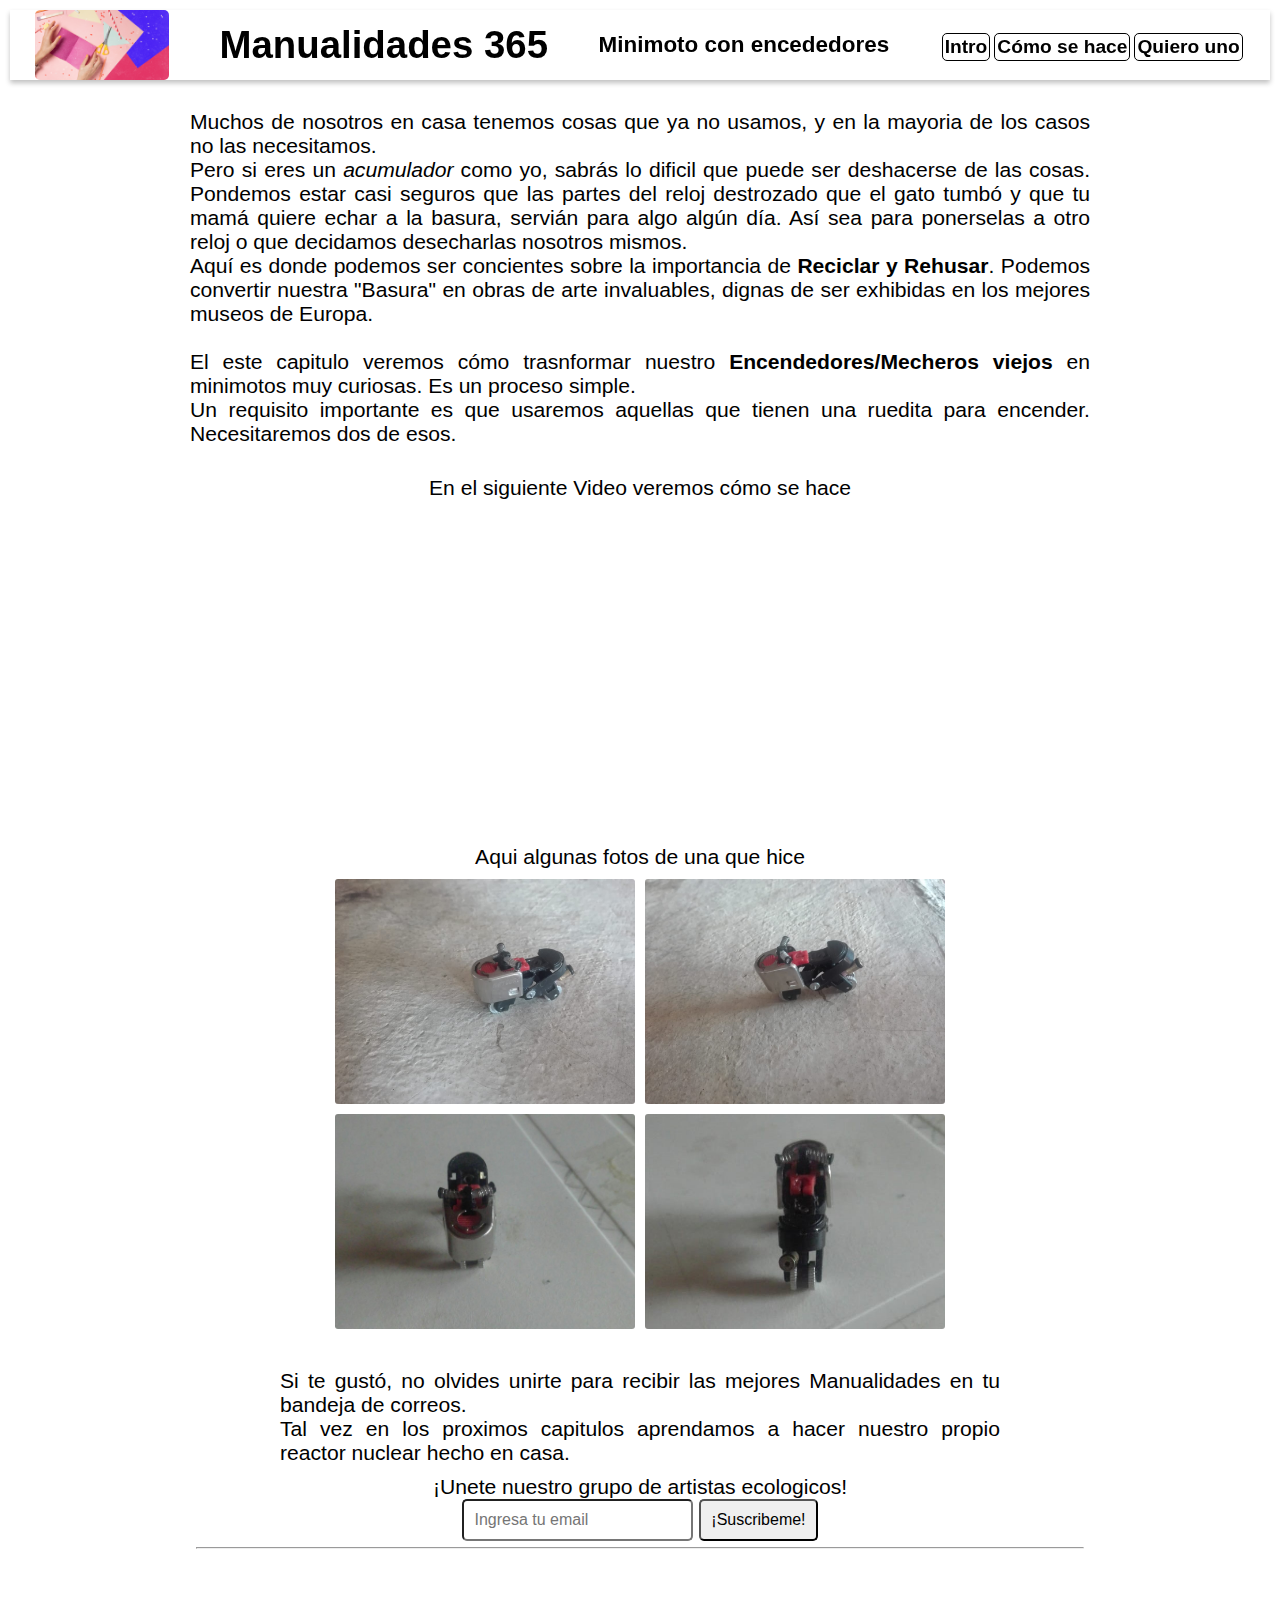
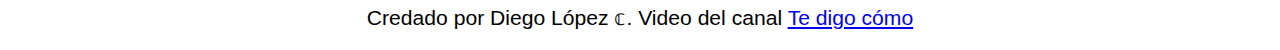
<file: landing-page/index.html>
<!DOCTYPE html>
<html lang="en">

<head>
    <meta charset="UTF-8">
    <meta name="viewport" content="width=device-width, initial-scale=1.0">
    <title>Landing page</title>
    <link rel="icon" href="img/logo-imagen.png">
    <link rel="stylesheet" href="style.css">
</head>

<body>
    <header id="header">
        <img src="img/logo-imagen.png" alt="" id="header-img">
        <h1>Manualidades 365</h1>
        <h3>Minimoto con encededores</h3>
        <nav id="nav-bar">
            <a href="#intro" class="nav-link">Intro</a>
            <a href="#comoSeHace" class="nav-link">Cómo se hace</a>
            <a href="#form" class="nav-link">Quiero uno</a>
        </nav>
    </header>
    <main>

        <section id="intro">
            <p>
                Muchos de nosotros en casa tenemos cosas que ya no usamos, y en la mayoria de los casos no las
                necesitamos.
            </p>
            <p>Pero si eres un <em>acumulador</em> como yo, sabrás lo dificil que puede ser deshacerse de las cosas.
                Pondemos estar casi seguros que las partes del reloj destrozado que el gato tumbó y que tu mamá quiere
                echar a la basura, servián para algo algún día. Así sea para ponerselas a otro reloj o que decidamos
                desecharlas nosotros mismos.
            </p>
            <p>Aquí es donde podemos ser concientes sobre la importancia de <strong>Reciclar y Rehusar</strong>.
                Podemos convertir nuestra "Basura" en obras de arte invaluables, dignas de ser exhibidas en los mejores
                museos
                de
                Europa.
            </p>
            <br>
            <p>El este capitulo veremos cómo trasnformar nuestro <strong>Encendedores/Mecheros viejos</strong> en
                minimotos muy
                curiosas. Es un proceso simple.
            </p>
            <p>Un requisito importante es que usaremos aquellas que tienen una ruedita para encender. Necesitaremos dos
                de
                esos.
            </p>
        </section>
        <section id="comoSeHace">
            <p>En el siguiente Video veremos cómo se hace </p>
            <iframe id="video" width="560" height="315" src="https://www.youtube.com/embed/fjzSTD-QBXo" frameborder="0"
                allow="accelerometer; autoplay; encrypted-media; gyroscope; picture-in-picture"
                allowfullscreen></iframe>
        </section>
        <section id="galeria">
            <p>Aqui algunas fotos de una que hice</p>
            <div>
                <img src="img/minimoto1.jpeg" alt="Foto minimoto">
                <img src="img/minimoto2.jpeg" alt="Foto minimoto">
                <img src="img/minimoto3.jpeg" alt="Foto minimoto">
                <img src="img/minimoto4.jpeg" alt="Foto minimoto">
            </div>
        </section>
        <section id="proximo">
            <p>Si te gustó, no olvides unirte para recibir las mejores Manualidades en tu bandeja de correos.</p>
            <p>Tal vez en los proximos capitulos aprendamos a hacer nuestro propio reactor nuclear hecho en casa.</p>
        </section>
        <section>
            <form action="https://www.freecodecamp.com/email-submit" id="form">
                <label for="email">¡Unete nuestro grupo de artistas ecologicos!</label>
                <br>
                <input type="email" id="email" placeholder="Ingresa tu email" required></input>
                <input type="submit" id="submit" value="¡Suscribeme!">
                <hr>
            </form>
        </section>
        <footer>Credado por Diego López &copf;. Video del canal <a href="https://www.youtube.com/user/TeDigoComoSeHace"
                target="_blank">Te digo cómo</a></footer>
    </main>
</body>

</html>
</file>
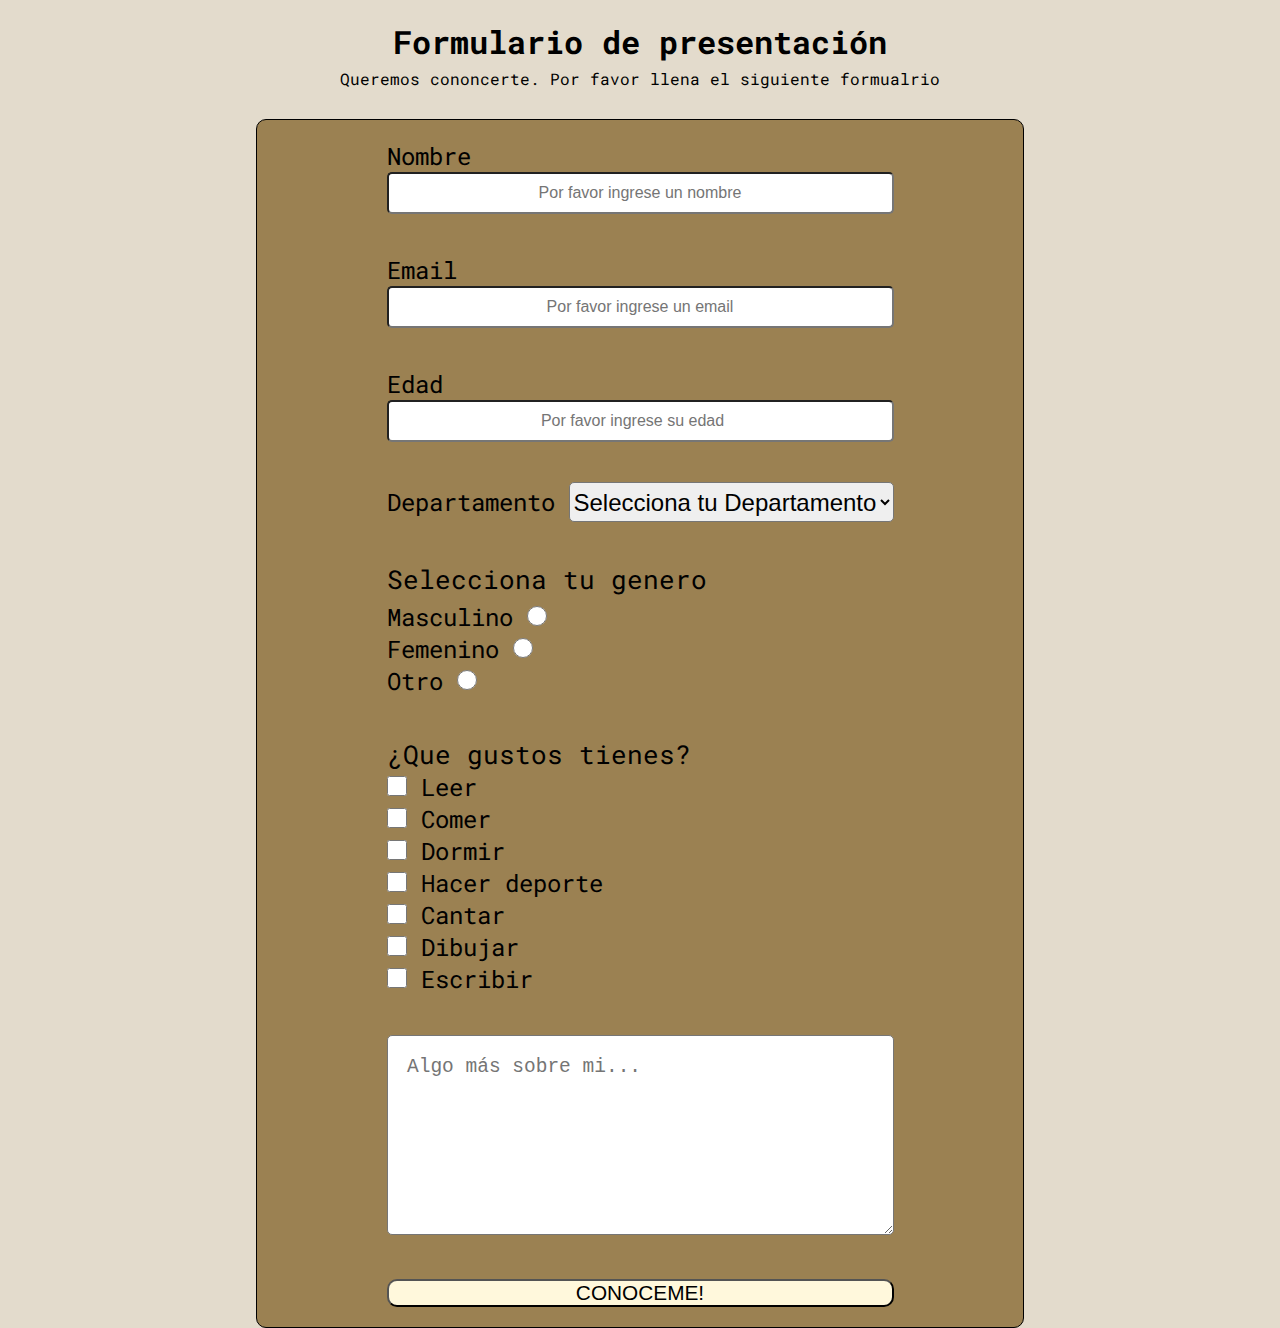
<file: survey-form/index.html>
<!DOCTYPE html>
<html lang="es">

<head>
    <meta charset="UTF-8">
    <title>Survey form - Diego López</title>
    <link rel="stylesheet" href="style.css">
    <link rel="icon" href="form.png">
    <link href="https://fonts.googleapis.com/css?family=Roboto+Mono&display=swap" rel="stylesheet">
</head>

<body>
    <header>
        <h1 id="title">Formulario de presentación</h1>
        <p id="description">Queremos cononcerte. Por favor llena el siguiente formualrio</p>
    </header>
    <main>
        <form id="survey-form" class="borde">

            <div>
                <label for="name" id="name-label">Nombre</label>
                <input type="text" id="name" name="name" required placeholder="Por favor ingrese un nombre">
            </div>

            <div>
                <label for="email" id="email-label">Email</label>
                <input type="email" id="email" name="email" required placeholder="Por favor ingrese un email">
            </div>

            <div>
                <label for="number" id="number-label">Edad</label>
                <input type="number" id="number" name="number" min="10" max="100"
                    placeholder="Por favor ingrese su edad">
            </div>

            <div>
                <label for="dropdown">Departamento
                    <select id="dropdown" required>
                        <option value="">Selecciona tu Departamento</option>
                        <option value="Amazonas">Amazonas</option>
                        <option value="Antioquia">Antioquia</option>
                        <option value="Arauca">Arauca</option>
                        <option value="Atlántico">Atlántico</option>
                        <option value="Bolívar">Bolívar</option>
                        <option value="Boyacá">Boyacá</option>
                        <option value="Caldas">Caldas</option>
                        <option value="Caquetá">Caquetá</option>
                        <option value="Casanare">Casanare</option>
                        <option value="Cauca">Cauca</option>
                        <option value="Cesar">Cesar</option>
                        <option value="Chocó">Chocó</option>
                        <option value="Córdoba">Córdoba</option>
                        <option value="Cundinamarca">Cundinamarca</option>
                        <option value="Guainía">Guainía</option>
                        <option value="Guaviare">Guaviare</option>
                        <option value="Huila">Huila</option>
                        <option value="La Guajira">La Guajira</option>
                        <option value="Magdalena">Magdalena</option>
                        <option value="Meta">Meta</option>
                        <option value="Nariño">Nariño</option>
                        <option value="Norte de Santander">Norte de Santander</option>
                        <option value="Putumayo">Putumayo</option>
                        <option value="Quindío">Quindío</option>
                        <option value="Risaralda">Risaralda</option>
                        <option value="San Andrés y Providencia">San Andrés y Providencia</option>
                        <option value="Santander">Santander</option>
                        <option value="Sucre">Sucre</option>
                        <option value="Tolima">Tolima</option>
                        <option value="Valle del Cauca">Valle del Cauca</option>
                        <option value="Vaupés">Vaupés</option>
                        <option value="Vichada">Vichada</option>
                    </select>
                </label>
            </div>

            <div id="generos">
                <p>Selecciona tu genero</p>
                <label for="masculino">Masculino
                    <input type="radio" name="genero" id="maculino" value="maculino">
                </label>

                <label for="femenino">Femenino
                    <input type="radio" name="genero" id="masculino" value="femenino">
                </label>

                <label for="femenino">Otro
                    <input type="radio" name="genero" id="masculino" value="CIS">
                </label>
            </div>

            <div id="gustos">
                <p>¿Que gustos tienes?</p>
                <label>
                    <input type="checkbox" name="gustos" value="saltar">
                    Leer
                </label>
                <label>
                    <input type="checkbox" name="gustos" value="comer">
                    Comer
                </label>
                <label>
                    <input type="checkbox" name="gustos" value="dormir">
                    Dormir
                </label>
                <label>
                    <input type="checkbox" name="gustos" value="deporte">
                    Hacer deporte
                </label>
                <label>
                    <input type="checkbox" name="gustos" value="cantar">
                    Cantar
                </label>
                <label>
                    <input type="checkbox" name="gustos" value="dibujar">
                    Dibujar
                </label>
                <label>
                    <input type="checkbox" name="gustos" value="escribir">
                    Escribir
                </label>
            </div>

            <div>
                <textarea name="texto" id="texto" cols="30" rows="10" placeholder="Algo más sobre mi..."></textarea>
            </div>

            <div>
                <input type="submit" value="Conoceme!">
            </div>

        </form>
    </main>
</body>

</html>
</file>
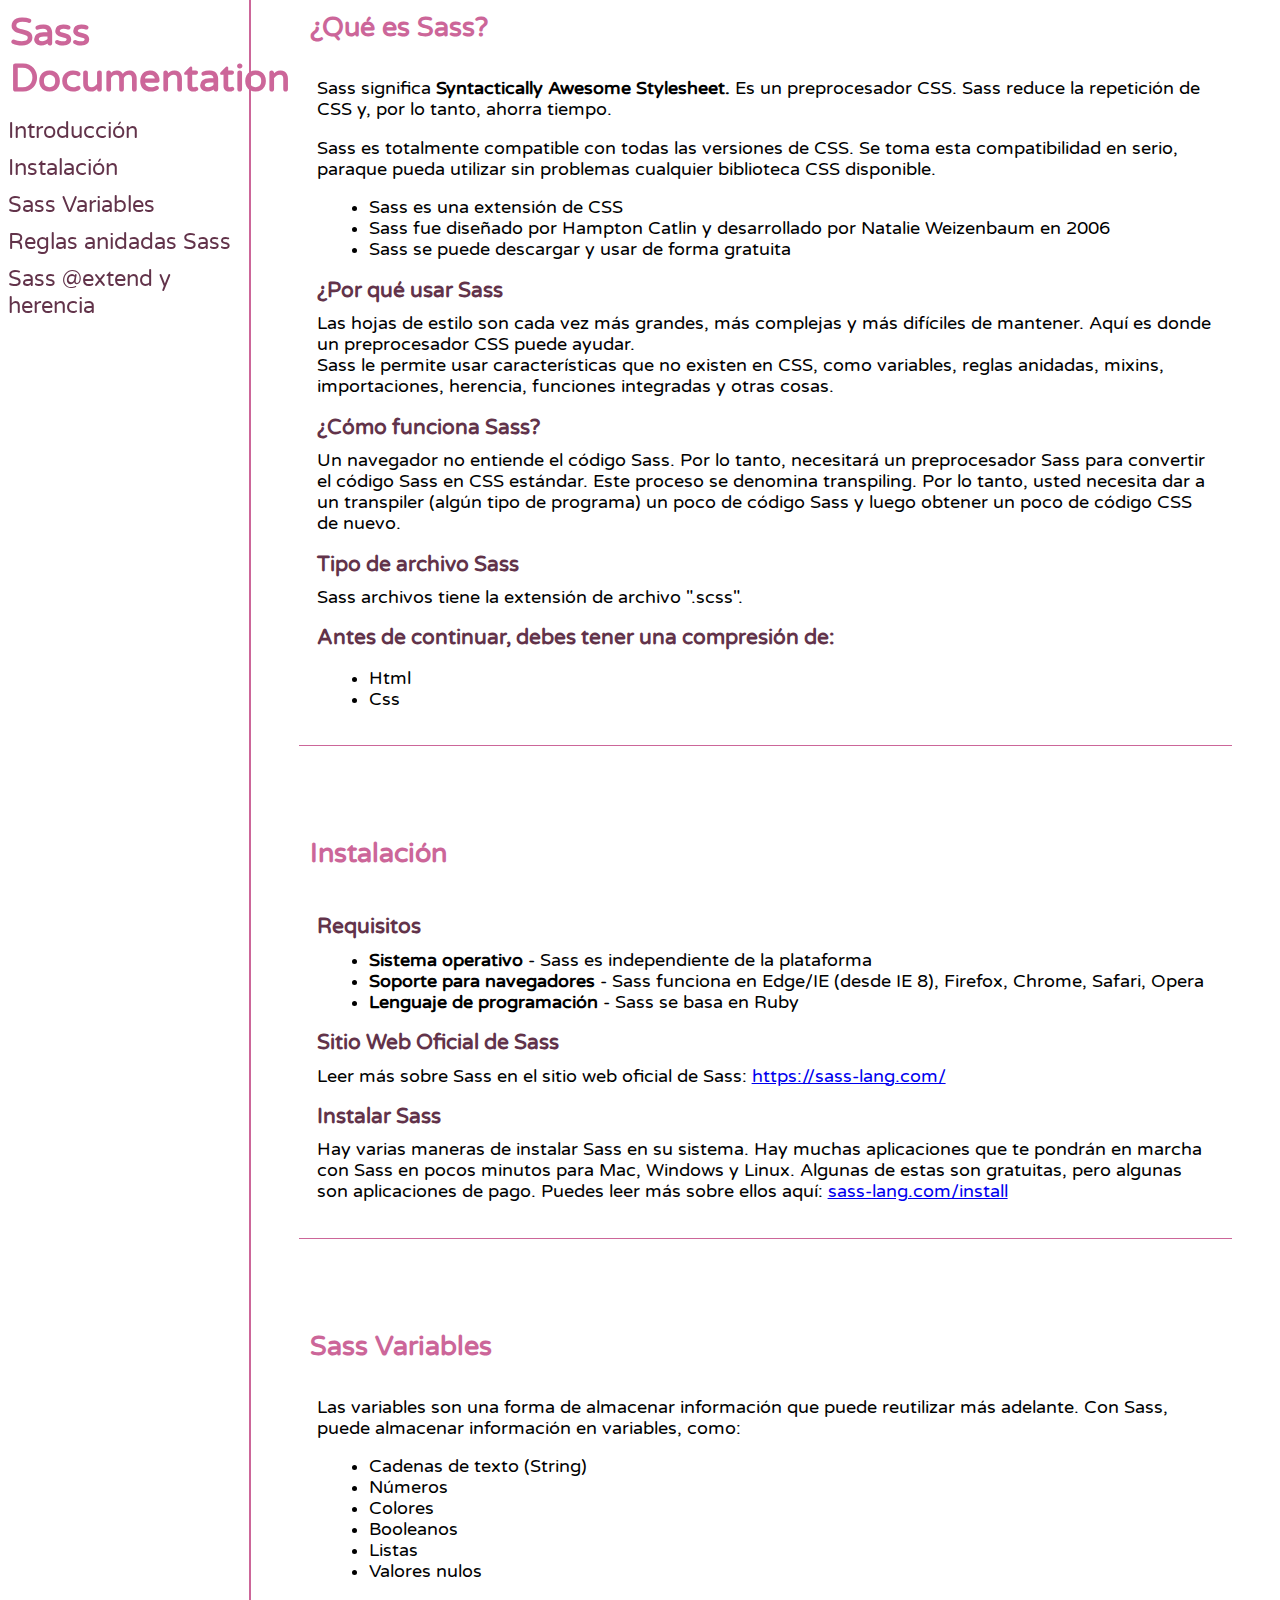
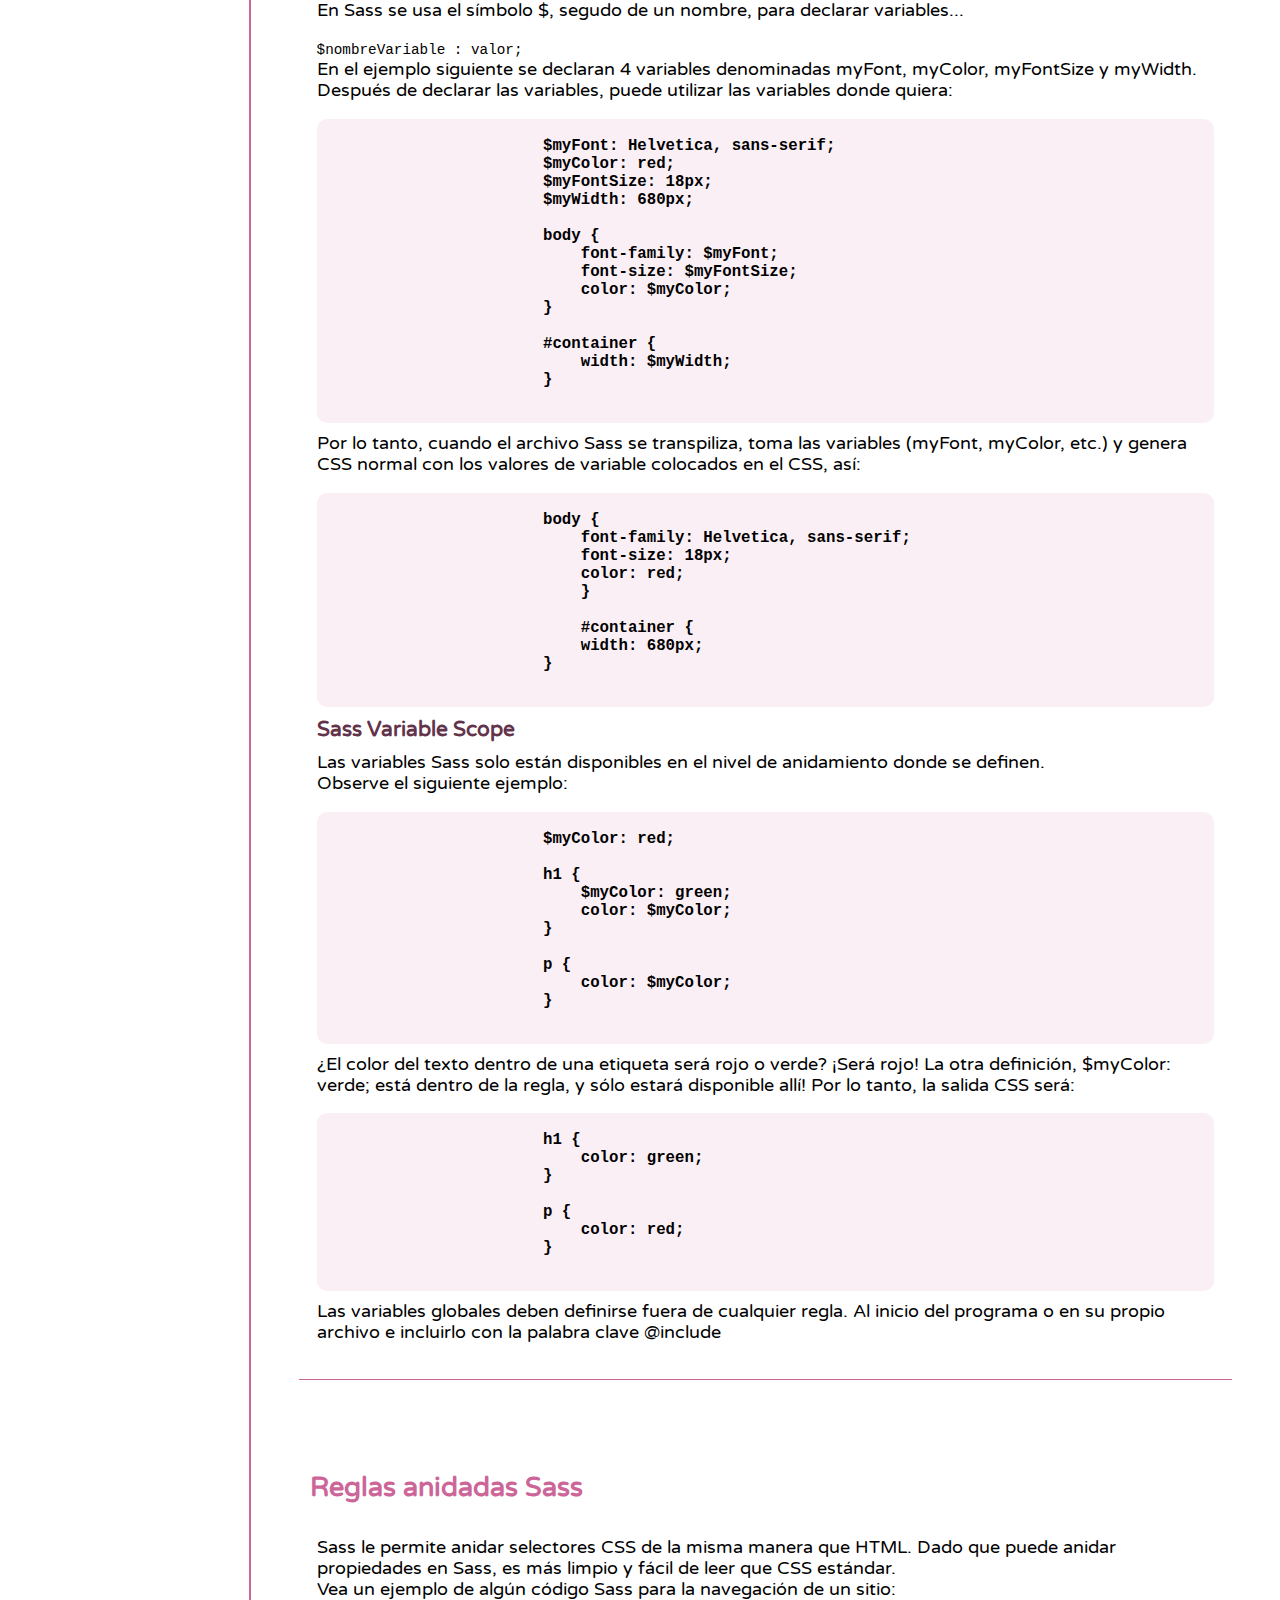
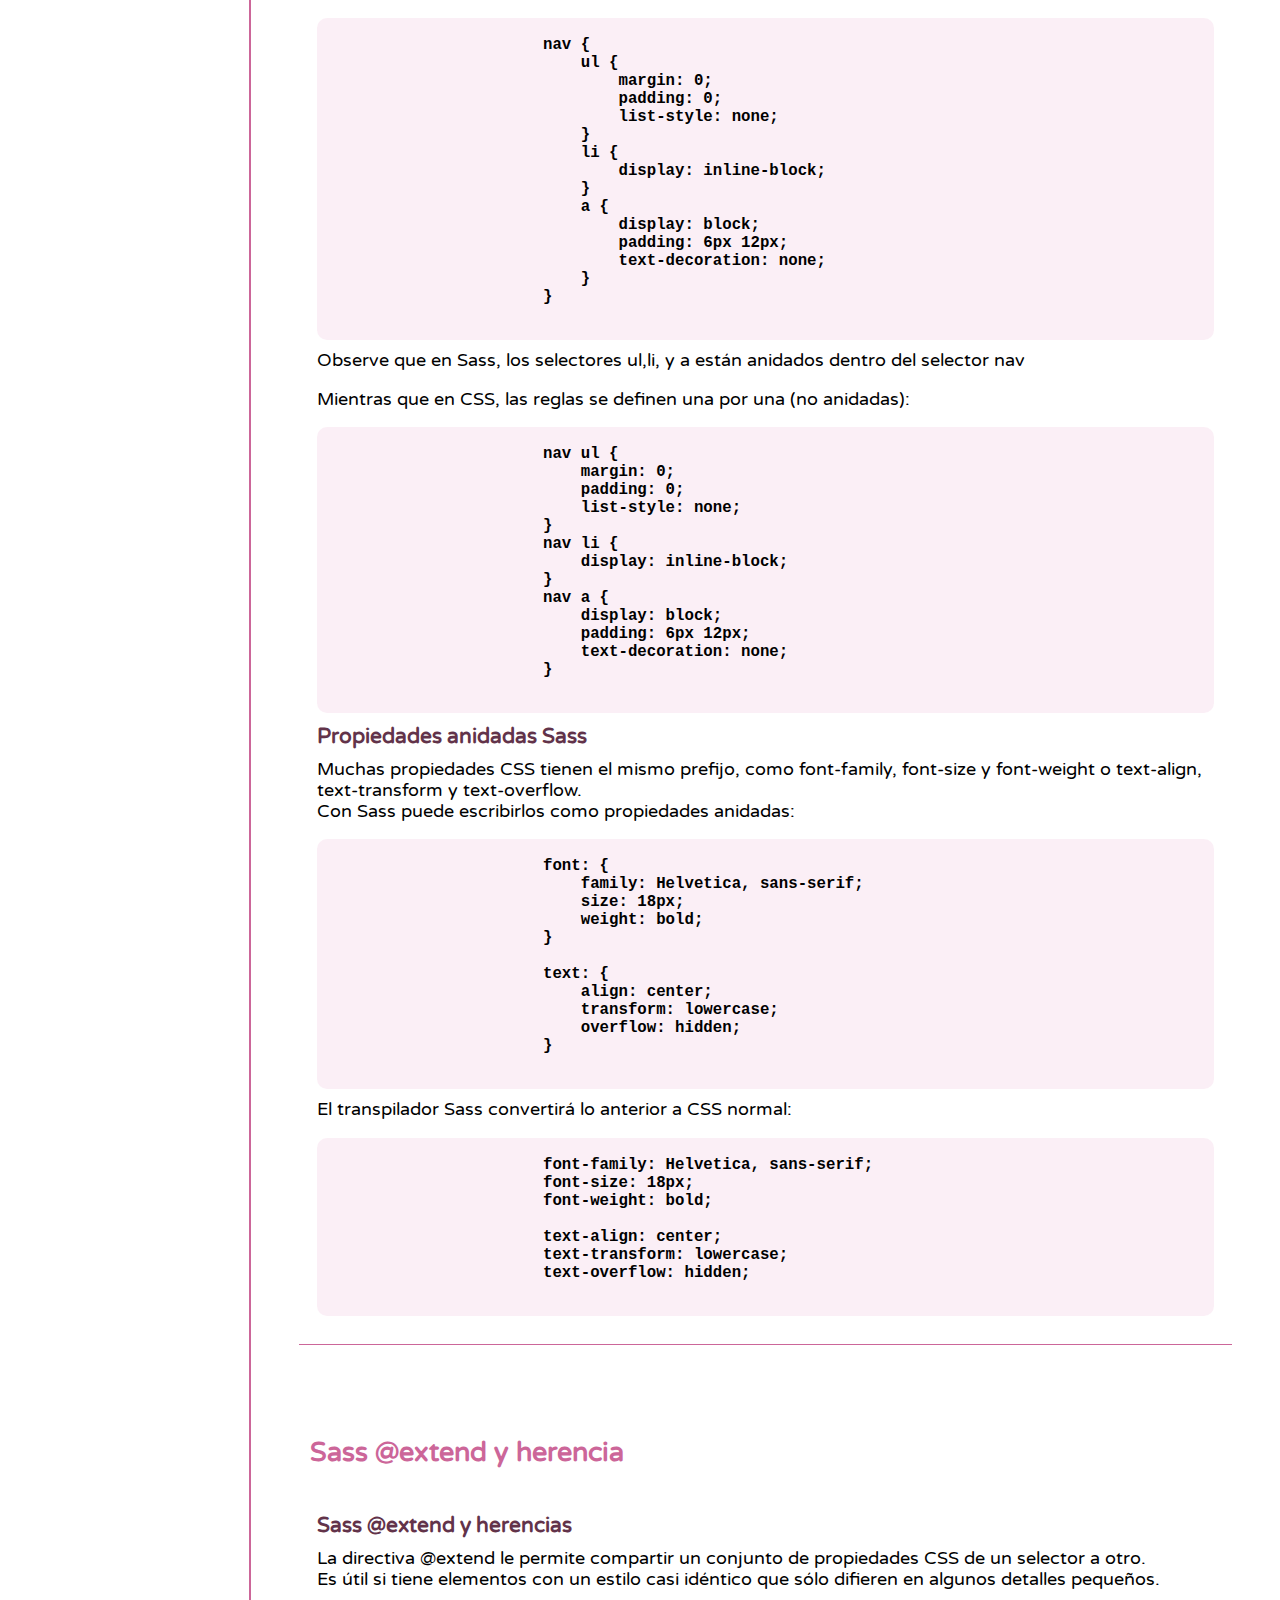
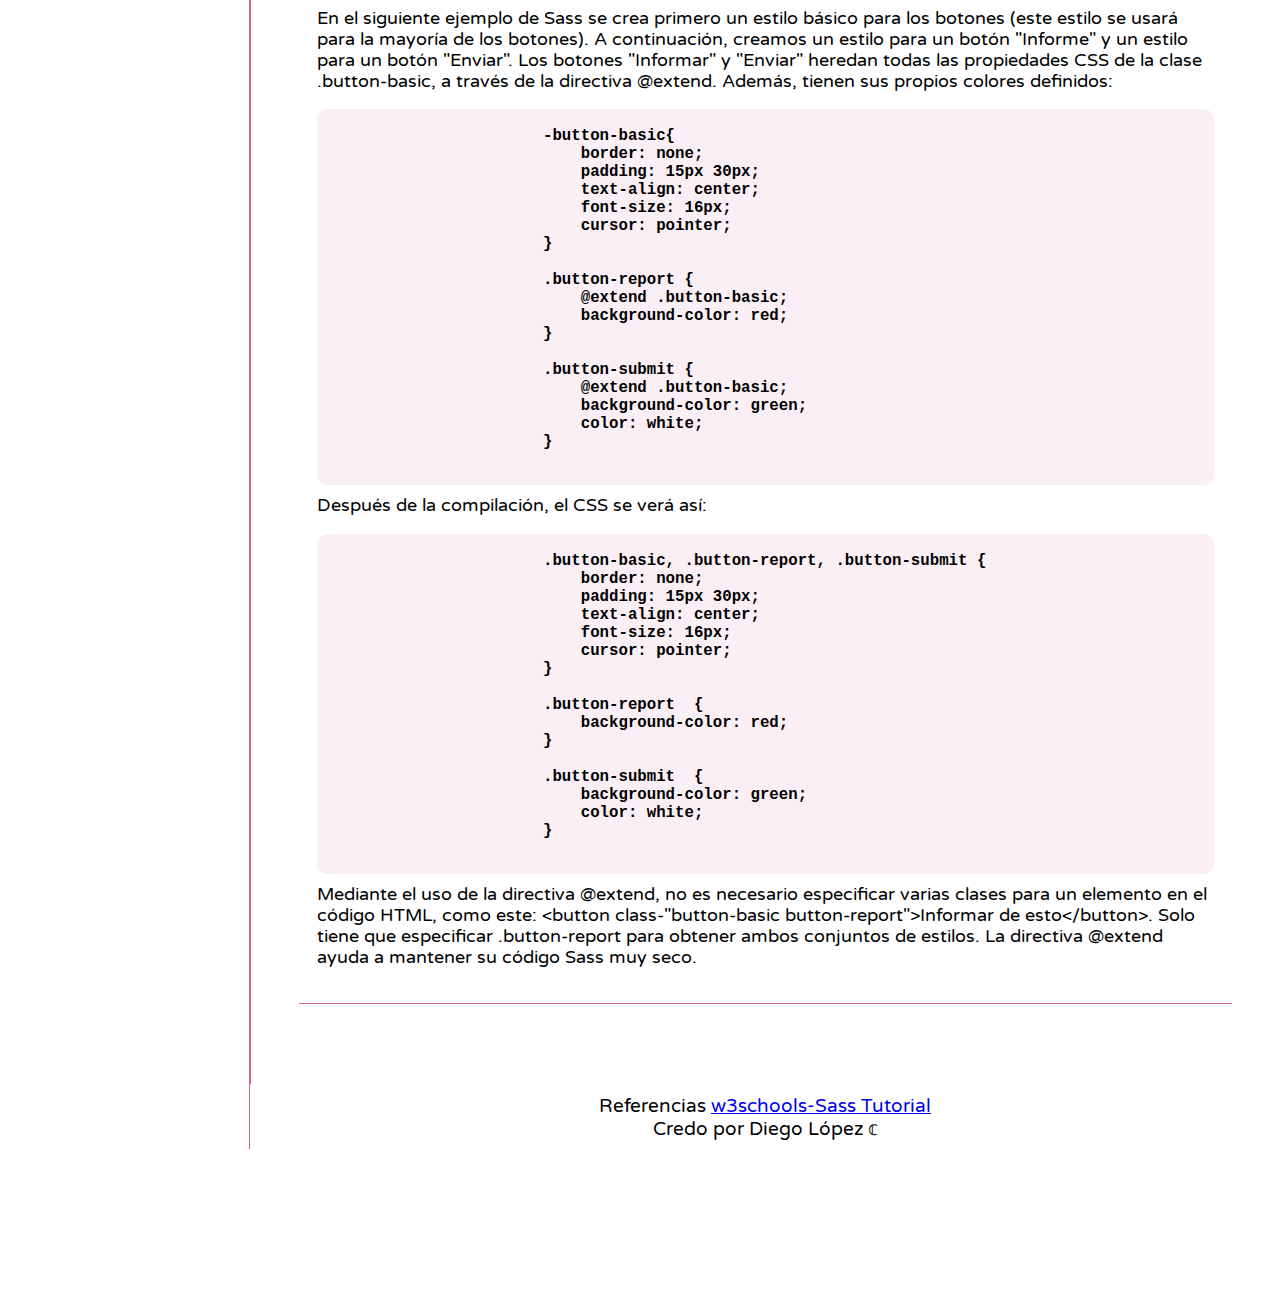
<file: technical-documentation-page/index.html>
<!DOCTYPE html>
<html lang="es">

<head>
    <meta charset="UTF-8">
    <meta name="viewport" content="width=device-width, initial-scale=1.0">
    <title>Technical documentation page</title>
    <link rel="icon" href="img/logo.png">
    <link rel="stylesheet" href="sass/style.css">
    <link href="https://fonts.googleapis.com/css?family=Varela+Round&display=swap" rel="stylesheet">
</head>

<body>
    <nav id="navbar">
        <div class="content">
            <header>
                <h1>Sass Documentation</h1>
            </header>
            <ul>
                <li><a href="#intro" class="nav-link">Introducción</a></li>
                <li><a href="#instalation" class="nav-link">Instalación</a></li>
                <li><a href="#variables" class="nav-link">Sass Variables</a></li>
                <li><a href="#sass_reglas_anidadas" class="nav-link">Reglas anidadas Sass</a></li>
                <li><a href="#extend_y_herencia" class="nav-link">Sass @extend y herencia</a></li>
            </ul>
        </div>
    </nav>
    <main id="main-doc">
        <section class="main-section" id="intro">
            <header>
                <h1>¿Qué es Sass?</h1>
            </header>
            <div class="content">
                <p>Sass significa <strong>Syntactically Awesome Stylesheet.</strong> Es un preprocesador CSS. Sass
                    reduce la
                    repetición de CSS y, por lo tanto, ahorra tiempo.
                </p>
                <p>Sass es totalmente compatible con todas las versiones de CSS. Se toma esta compatibilidad en serio,
                    paraque pueda utilizar sin problemas cualquier biblioteca CSS disponible.
                </p>
                <ul>
                    <li>Sass es una extensión de CSS</li>
                    <li>Sass fue diseñado por Hampton Catlin y desarrollado por Natalie Weizenbaum en 2006</li>
                    <li>Sass se puede descargar y usar de forma gratuita</li>
                </ul>
                <h3>¿Por qué usar Sass</h3>
                <p>
                    Las hojas de estilo son cada vez más grandes, más complejas y más difíciles de mantener. Aquí es
                    donde
                    un
                    preprocesador CSS puede ayudar.
                    <br>
                    Sass le permite usar características que no existen en CSS, como variables, reglas anidadas, mixins,
                    importaciones, herencia, funciones integradas y otras cosas.
                </p>
                <h3>¿Cómo funciona Sass?</h3>
                <p>
                    Un navegador no entiende el código Sass. Por lo tanto, necesitará un preprocesador Sass para
                    convertir
                    el código Sass en CSS estándar.

                    Este proceso se denomina transpiling. Por lo tanto, usted necesita dar a un transpiler (algún tipo
                    de
                    programa) un poco de código Sass y luego obtener un poco de código CSS de nuevo.
                </p>
                <h3> Tipo de archivo Sass</h3>
                <p>
                    Sass archivos tiene la extensión de archivo ".scss".
                </p>
                <h3>Antes de continuar, debes tener una compresión de:</h3>
                <p>
                    <ul>
                        <li>Html</li>
                        <li>Css</li>
                    </ul>
                </p>
            </div>
        </section>
        <section class="main-section" id="instalation">
            <header>
                <h1>Instalación</h1>
            </header>
            <div class="content">
                <h3>Requisitos</h3>
                <ul>
                    <li><b>Sistema operativo</b> - Sass es independiente de la plataforma
                    </li>
                    <li><b>Soporte para navegadores</b> - Sass funciona en Edge/IE (desde IE 8), Firefox, Chrome,
                        Safari,
                        Opera
                    </li>
                    <li><b>Lenguaje de programación</b> - Sass se basa en Ruby
                    </li>
                </ul>
                <h3>Sitio Web Oficial de Sass</h3>
                <p>
                    Leer más sobre Sass en el sitio web oficial de Sass: <a
                        href="https://sass-lang.com/">https://sass-lang.com/</a>
                </p>
                <h3>Instalar Sass</h3>
                <p>
                    Hay varias maneras de instalar Sass en su sistema. Hay muchas aplicaciones que te pondrán en marcha
                    con Sass en pocos minutos para Mac, Windows y Linux. Algunas de estas son gratuitas, pero algunas
                    son aplicaciones de pago.

                    Puedes leer más sobre ellos aquí: <a href="sass-lang.com/install">sass-lang.com/install</a>
                </p>
            </div>
        </section>
        <section class="main-section" id="variables">
            <header>
                <h1>Sass Variables</h1>
            </header>
            <div class="content">
                <p>
                    Las variables son una forma de almacenar información que puede reutilizar más adelante.
                    Con Sass, puede almacenar información en variables, como:
                </p>
                <ul>
                    <li>Cadenas de texto (String)</li>
                    <li>Números</li>
                    <li>Colores</li>
                    <li>Booleanos</li>
                    <li>Listas</li>
                    <li>Valores nulos</li>
                </ul>
                <p>En Sass se usa el símbolo $, segudo de un nombre, para declarar variables...</p>
                <code>
                    $nombreVariable : valor;
                </code>
                <p>En el ejemplo siguiente se declaran 4 variables denominadas myFont, myColor, myFontSize y myWidth.
                    Después de declarar las variables, puede utilizar las variables donde quiera:
                </p>
                <pre>
                    <code>
                        $myFont: Helvetica, sans-serif;
                        $myColor: red;
                        $myFontSize: 18px;
                        $myWidth: 680px;
                        
                        body {
                            font-family: $myFont;
                            font-size: $myFontSize;
                            color: $myColor;
                        }
                        
                        #container {
                            width: $myWidth;
                        }
                    </code>
                </pre>
                <p>
                    Por lo tanto, cuando el archivo Sass se transpiliza, toma las variables (myFont, myColor, etc.) y
                    genera
                    CSS normal con los valores de variable colocados en el CSS, así:
                </p>
                <pre>
                    <code>
                        body {
                            font-family: Helvetica, sans-serif;
                            font-size: 18px;
                            color: red;
                            }
                            
                            #container {
                            width: 680px;
                        }
                    </code>
                </pre>
                <h3>Sass Variable Scope</h3>
                <p>
                    Las variables Sass solo están disponibles en el nivel de anidamiento donde se definen.
                    <br>
                    Observe el siguiente ejemplo:
                </p>
                <pre>
                    <code>
                        $myColor: red;
                        
                        h1 {
                            $myColor: green;
                            color: $myColor;
                        }
                        
                        p {
                            color: $myColor;
                        }
                    </code>
                </pre>
                <p>¿El color del texto dentro de una etiqueta será rojo o verde? ¡Será rojo!
                    La otra definición, $myColor: verde; está dentro de la regla, y sólo estará disponible allí!
                    Por lo tanto, la salida CSS será:
                </p>
                <pre>
                    <code>
                        h1 {
                            color: green;
                        }
                        
                        p {
                            color: red;
                        }
                    </code>
                </pre>
                <p>
                    Las variables globales deben definirse fuera de cualquier regla. Al inicio del programa o en su
                    propio
                    archivo e incluirlo con la palabra clave @include
                </p>
            </div>
        </section>
        <section class="main-section" id="sass_reglas_anidadas">
            <header>
                <h1>Reglas anidadas Sass</h1>
            </header>
            <div class="content">
                <p>
                    Sass le permite anidar selectores CSS de la misma manera que HTML. Dado que puede anidar propiedades
                    en
                    Sass, es más limpio y fácil de leer que CSS estándar.
                    <br>
                    Vea un ejemplo de algún código Sass para la navegación de un sitio:
                </p>

                <pre>
                    <code>
                        nav {
                            ul {
                                margin: 0;
                                padding: 0;
                                list-style: none;
                            }
                            li {
                                display: inline-block;
                            }
                            a {
                                display: block;
                                padding: 6px 12px;
                                text-decoration: none;
                            }
                        } 
                    </code>
                </pre>
                <p>Observe que en Sass, los selectores ul,li, y a están anidados dentro del selector nav</p>
                <p>
                    Mientras que en CSS, las reglas se definen una por una (no anidadas):
                </p>
                <pre>
                    <code>
                        nav ul {
                            margin: 0;
                            padding: 0;
                            list-style: none;
                        }
                        nav li {
                            display: inline-block;
                        }
                        nav a {
                            display: block;
                            padding: 6px 12px;
                            text-decoration: none;
                        }
                    </code>
                </pre>
                <h3>Propiedades anidadas Sass</h3>
                <p>
                    Muchas propiedades CSS tienen el mismo prefijo, como font-family, font-size y font-weight o
                    text-align,
                    text-transform y text-overflow.
                    <br>
                    Con Sass puede escribirlos como propiedades anidadas:
                </p>
                <pre>
                    <code>
                        font: {
                            family: Helvetica, sans-serif;
                            size: 18px;
                            weight: bold;
                        }
                        
                        text: {
                            align: center;
                            transform: lowercase;
                            overflow: hidden;
                        }
                    </code>
                </pre>
                <p>
                    El transpilador Sass convertirá lo anterior a CSS normal:
                </p>
                <pre>
                    <code>
                        font-family: Helvetica, sans-serif;
                        font-size: 18px;
                        font-weight: bold;
                        
                        text-align: center;
                        text-transform: lowercase;
                        text-overflow: hidden;
                    </code>
                </pre>
            </div>
        </section>
        <section class="main-section" id="extend_y_herencia">
            <header>
                <h1>Sass @extend y herencia</h1>
            </header>
            <div class="content">
                <h3>Sass @extend y herencias</h3>
                <p>
                    La directiva @extend le permite compartir un conjunto de propiedades CSS de un selector a otro.
                    <br>
                    Es útil si tiene elementos con un estilo casi idéntico que sólo difieren en algunos detalles
                    pequeños.
                </p>
                <p>
                    En el siguiente ejemplo de Sass se crea primero un estilo básico para los botones (este estilo se
                    usará para la mayoría de los botones). A continuación, creamos un estilo para un botón "Informe" y
                    un estilo para un botón "Enviar". Los botones "Informar" y "Enviar" heredan todas las propiedades
                    CSS de la clase .button-basic, a través de la directiva @extend. Además, tienen sus propios colores
                    definidos:
                </p>
                <pre>
                    <code>
                        -button-basic{
                            border: none;
                            padding: 15px 30px;
                            text-align: center;
                            font-size: 16px;
                            cursor: pointer;
                        }
                        
                        .button-report {
                            @extend .button-basic;
                            background-color: red;
                        }
                        
                        .button-submit {
                            @extend .button-basic;
                            background-color: green;
                            color: white;
                        }
                    </code>
                </pre>
                <p>Después de la compilación, el CSS se verá así:</p>
                <pre>
                    <code>
                        .button-basic, .button-report, .button-submit {
                            border: none;
                            padding: 15px 30px;
                            text-align: center;
                            font-size: 16px;
                            cursor: pointer;
                        }
                        
                        .button-report  {
                            background-color: red;
                        }
                        
                        .button-submit  {
                            background-color: green;
                            color: white;
                        }
                    </code>
                </pre>
                <p>
                    Mediante el uso de la directiva @extend, no es necesario especificar varias clases para un elemento
                    en el
                    código HTML, como este: &lt;button class-"button-basic button-report"&gt;Informar de
                    esto&lt;/button&gt;. Solo
                    tiene que especificar .button-report para obtener ambos conjuntos de estilos.

                    La directiva @extend ayuda a mantener su código Sass muy seco.
                </p>
            </div>
        </section>
        <!-- &lt;p&gt; -->
    </main>
    <footer>
        <p>
            Referencias <a href="https://www.w3schools.com/sass/default.asp">w3schools-Sass Tutorial</a>
        </p>
        <p>Credo por Diego López &copf;</p>
    </footer>
</body>

</html>
</file>
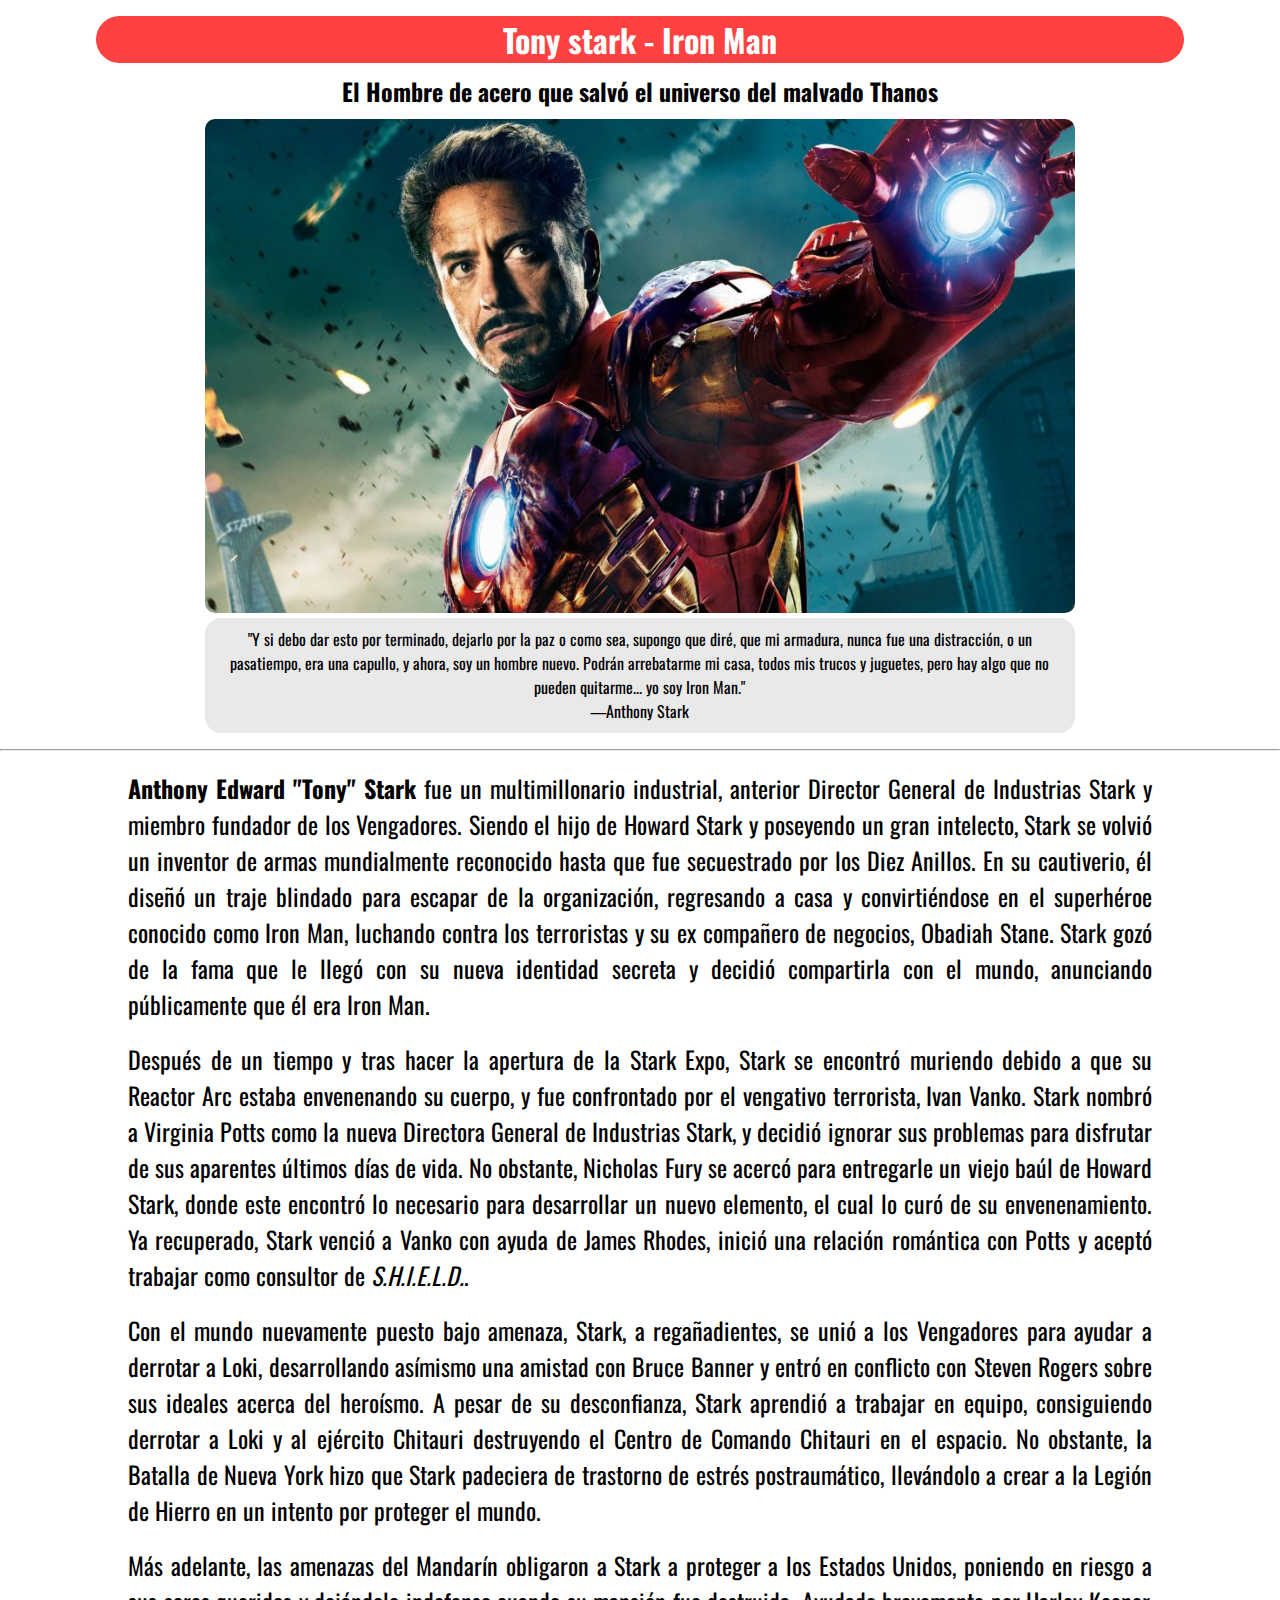
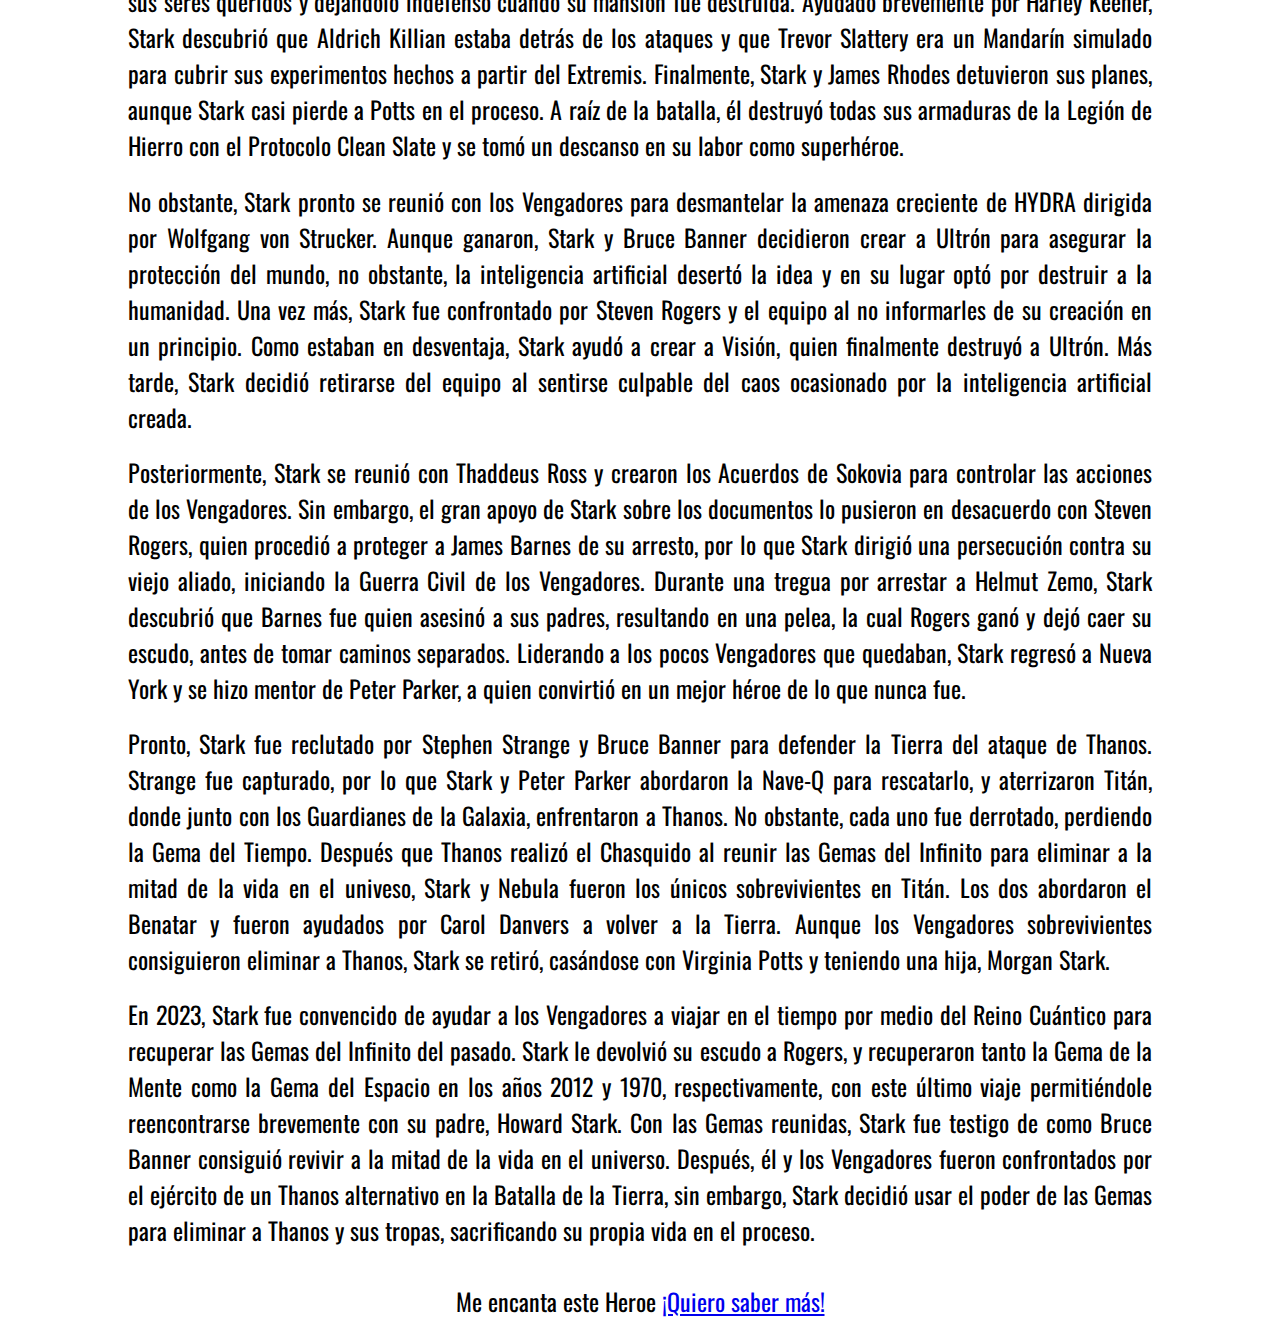
<file: tribute-page/index.html>
<!DOCTYPE html>
<html lang="es">

<head>
    <meta charset="UTF-8">
    <title>Tribute Page - Tony Stark</title>
    <link rel="stylesheet" href="style.css">
    <link rel="icon" href="img/tony.jpg">
    <link href="https://fonts.googleapis.com/css?family=Oswald&display=swap" rel="stylesheet">
</head>

<body>
    <header>
        <h1 id="title">Tony stark - Iron Man </h1>
        <div id="img-div">
            <h2 id="img-caption">El Hombre de acero que salvó el universo del malvado Thanos</h2>
            <img src="img/tony.jpg" alt="" id="image">
            <p class="frase">
                "Y si debo dar esto por terminado, dejarlo por la paz o como sea, supongo que diré, que mi
                armadura,
                nunca fue una distracción, o un pasatiempo, era una capullo, y ahora, soy un hombre nuevo. Podrán
                arrebatarme mi casa, todos mis trucos y juguetes, pero hay algo que no pueden quitarme... yo soy Iron
                Man."
                <br>
                ―Anthony Stark
            </p>
        </div>
    </header>
    <hr>
    <main id="main">
        <section id="tribute-info">
            <p><strong>Anthony Edward "Tony" Stark</strong> fue un multimillonario industrial, anterior Director General
                de Industrias
                Stark y miembro fundador de los Vengadores. Siendo el hijo de Howard Stark y poseyendo un gran
                intelecto, Stark se volvió un inventor de armas mundialmente reconocido hasta que fue secuestrado por
                los Diez Anillos. En su cautiverio, él diseñó un traje blindado para escapar de la organización,
                regresando a casa y convirtiéndose en el superhéroe conocido como Iron Man, luchando contra los
                terroristas y su ex compañero de negocios, Obadiah Stane. Stark gozó de la fama que le llegó con su
                nueva identidad secreta y decidió compartirla con el mundo, anunciando públicamente que él era Iron Man.
            </p>
            <p>Después de un tiempo y tras hacer la apertura de la Stark Expo, Stark se encontró muriendo debido a que
                su Reactor Arc estaba envenenando su cuerpo, y fue confrontado por el vengativo terrorista, Ivan Vanko.
                Stark nombró a Virginia Potts como la nueva Directora General de Industrias Stark, y decidió ignorar sus
                problemas para disfrutar de sus aparentes últimos días de vida. No obstante, Nicholas Fury se acercó
                para entregarle un viejo baúl de Howard Stark, donde este encontró lo necesario para desarrollar un
                nuevo elemento, el cual lo curó de su envenenamiento. Ya recuperado, Stark venció a Vanko con ayuda de
                James Rhodes, inició una relación romántica con Potts y aceptó trabajar como consultor de
                <em>S.H.I.E.L.D.</em>.
            </p>
            <p>Con el mundo nuevamente puesto bajo amenaza, Stark, a regañadientes, se unió a los Vengadores para ayudar
                a derrotar a Loki, desarrollando asímismo una amistad con Bruce Banner y entró en conflicto con Steven
                Rogers sobre sus ideales acerca del heroísmo. A pesar de su desconfianza, Stark aprendió a trabajar en
                equipo, consiguiendo derrotar a Loki y al ejército Chitauri destruyendo el Centro de Comando Chitauri en
                el espacio. No obstante, la Batalla de Nueva York hizo que Stark padeciera de trastorno de estrés
                postraumático, llevándolo a crear a la Legión de Hierro en un intento por proteger el mundo.
            </p>
            <p>Más adelante, las amenazas del Mandarín obligaron a Stark a proteger a los Estados Unidos, poniendo en
                riesgo a sus seres queridos y dejándolo indefenso cuando su mansión fue destruida. Ayudado brevemente
                por Harley Keener, Stark descubrió que Aldrich Killian estaba detrás de los ataques y que Trevor
                Slattery era un Mandarín simulado para cubrir sus experimentos hechos a partir del Extremis. Finalmente,
                Stark y James Rhodes detuvieron sus planes, aunque Stark casi pierde a Potts en el proceso. A raíz de la
                batalla, él destruyó todas sus armaduras de la Legión de Hierro con el Protocolo Clean Slate y se tomó
                un descanso en su labor como superhéroe.
            </p>
            <p>No obstante, Stark pronto se reunió con los Vengadores para desmantelar la amenaza creciente de HYDRA
                dirigida por Wolfgang von Strucker. Aunque ganaron, Stark y Bruce Banner decidieron crear a Ultrón para
                asegurar la protección del mundo, no obstante, la inteligencia artificial desertó la idea y en su lugar
                optó por destruir a la humanidad. Una vez más, Stark fue confrontado por Steven Rogers y el equipo al no
                informarles de su creación en un principio. Como estaban en desventaja, Stark ayudó a crear a Visión,
                quien finalmente destruyó a Ultrón. Más tarde, Stark decidió retirarse del equipo al sentirse culpable
                del caos ocasionado por la inteligencia artificial creada.
            </p>
            <p>Posteriormente, Stark se reunió con Thaddeus Ross y crearon los Acuerdos de Sokovia para controlar las
                acciones de los Vengadores. Sin embargo, el gran apoyo de Stark sobre los documentos lo pusieron en
                desacuerdo con Steven Rogers, quien procedió a proteger a James Barnes de su arresto, por lo que Stark
                dirigió una persecución contra su viejo aliado, iniciando la Guerra Civil de los Vengadores. Durante una
                tregua por arrestar a Helmut Zemo, Stark descubrió que Barnes fue quien asesinó a sus padres, resultando
                en una pelea, la cual Rogers ganó y dejó caer su escudo, antes de tomar caminos separados. Liderando a
                los pocos Vengadores que quedaban, Stark regresó a Nueva York y se hizo mentor de Peter Parker, a quien
                convirtió en un mejor héroe de lo que nunca fue.
            </p>
            <p>Pronto, Stark fue reclutado por Stephen Strange y Bruce Banner para defender la Tierra del ataque de
                Thanos. Strange fue capturado, por lo que Stark y Peter Parker abordaron la Nave-Q para rescatarlo, y
                aterrizaron Titán, donde junto con los Guardianes de la Galaxia, enfrentaron a Thanos. No obstante, cada
                uno fue derrotado, perdiendo la Gema del Tiempo. Después que Thanos realizó el Chasquido al reunir las
                Gemas del Infinito para eliminar a la mitad de la vida en el univeso, Stark y Nebula fueron los únicos
                sobrevivientes en Titán. Los dos abordaron el Benatar y fueron ayudados por Carol Danvers a volver a la
                Tierra. Aunque los Vengadores sobrevivientes consiguieron eliminar a Thanos, Stark se retiró, casándose
                con Virginia Potts y teniendo una hija, Morgan Stark.
            </p>
            <p>En 2023, Stark fue convencido de ayudar a los Vengadores a viajar en el tiempo por medio del Reino
                Cuántico para recuperar las Gemas del Infinito del pasado. Stark le devolvió su escudo a Rogers, y
                recuperaron tanto la Gema de la Mente como la Gema del Espacio en los años 2012 y 1970, respectivamente,
                con este último viaje permitiéndole reencontrarse brevemente con su padre, Howard Stark. Con las Gemas
                reunidas, Stark fue testigo de como Bruce Banner consiguió revivir a la mitad de la vida en el universo.
                Después, él y los Vengadores fueron confrontados por el ejército de un Thanos alternativo en la Batalla
                de la Tierra, sin embargo, Stark decidió usar el poder de las Gemas para eliminar a Thanos y sus tropas,
                sacrificando su propia vida en el proceso.
            </p>
        </section>
        <footer>
            <p>Me encanta este Heroe <a href="https://en.wikipedia.org/wiki/Iron_Man" id="tribute-link"
                    target="_blank">¡Quiero saber más!</a></p>
        </footer>
    </main>
</body>

</html>
</file>
<file: landing-page/style.css>
* {
  padding: 0;
  margin: 0;
}

body {
  font-family: "Franklin Gothic Medium", "Arial Narrow", Arial, sans-serif;
  overflow-x: hidden;
}

header {
  display: flex;
  flex-direction: column;
  justify-content: space-around;
  align-items: center;

  position: sticky;
  top: 0;

  box-shadow: 0 3px 5px silver;
  background-color: white;
}

#header-img {
  height: 70px;
  border-radius: 5px;
}

#nav-bar {
  width: 95%;
  margin-top: 3px;

  display: flex;
  justify-content: center;
  align-items: center;
}

#nav-bar .nav-link {
  padding: 2px;
  margin: 0 2px;

  text-decoration: none;
  color: black;

  font-size: 1em;
  font-weight: 900;

  border: 1px solid black;
  border-radius: 5px;
  /* background-color: crimson; */
}

main {
  padding: 0 3px;
  font-size: 1.1em;
}

section {
  margin-bottom: 30px;
}

#intro {
  text-align: justify;
}

#comoSeHace {
  display: flex;
  flex-direction: column;
  align-items: center;
}

#video {
  width: 100%;
  max-width: 500px;
  margin: 0 auto;
  align-self: center;
}

#galeria p {
  text-align: center;
}

#galeria div {
  display: flex;
  flex-direction: column;
  align-items: center;
  padding: 5px;
}

#galeria img {
  width: 80%;
  max-width: 300px;
  margin-bottom: 3px;
  border-radius: 3px;
}

#proximo {
  width: 80%;
  margin: 0 auto;
  text-align: justify;
}

#form {
  padding: 10px 0;
  text-align: center;
}

#form input {
  font-size: medium;
  border-radius: 5px;
  padding: 5px;
  cursor: pointer;
}

footer {
  width: 70%;
  padding: 10px;
  margin: auto;
  text-align: center;
}

@media only screen and (min-width: 768px) {
  body {
    padding: 10px;
    font-size: 1.2em;
  }

  #header {
    flex-direction: row;
  }

  #nav-bar {
    width: auto;
  }

  main {
    max-width: 900px;
    margin: auto;
    margin-top: 30px;
  }

  #quieroUno {
    margin-top: 70px;
  }

  hr {
    margin: 6px;
  }

  #galeria div {
    flex-direction: row;
    flex-wrap: wrap;
    justify-content: center;
  }
  #galeria div img {
    margin: 5px;
  }
  #form input {
    padding: 10px;
    cursor: pointer;
  }
}
</file>
<file: survey-form/style.css>
* {
    margin: 0;
    padding: 0;
    box-sizing: border-box;
}

body {
    font-family: 'Roboto Mono', monospace;
    background-color: rgba(117, 78, 6, 0.205);
}

header {
    text-align: center;
    margin: 20px auto 30px auto;
    width: 80%;
    border-radius: 30px;
    color: black;
}

header #title {
    margin: 5px;
}

#survey-form {
    width: 60%;
    margin: 0 auto;
    display: flex;
    flex-direction: column;
    flex-wrap: wrap;
    align-content: center;
    border-radius: 10px;
    background-color: rgba(107, 70, 2, 0.603);
}

#survey-form div {
    margin: 20px 0;
    /* border: 1px solid black; */
}

#survey-form div label {
    font-size: 1.5em;
}

input[type="text"],
input[type="number"],
input[type="email"] {
    width: 100%;
    padding: 10px 0;
    font-size: 1em;
    text-align: center;
    border-radius: 5px;
}

#dropdown {
    width: auto;
    height: 40px;
    font-size: 1em;
    border-radius: 5px;
}

#generos p {
    font-size: 1.6em;
    margin-bottom: 5px;
}

#generos label {
    display: block;
}

#generos input[type=radio] {
    width: 1.5em;
    height: 1.5em;
}

#gustos p {
    font-size: 1.6em;
}

#gustos label {
    display: block;
}

#gustos input {
    width: 20px;
    height: 20px;
}

#survey-form textarea {
    width: 100%;
    height: 200px;
    padding: 1em;
    font-size: 1.5em;
    resize: vertical;
    border-radius: 5px;
}

#survey-form input[type=submit] {
    width: 100%;
    font-size: 1.3em;
    background-color: cornsilk;
    border-radius: 10px;
    text-transform: uppercase;
}

.borde {
    border: 1px solid black;
}
</file>
<file: technical-documentation-page/sass/style.css>
* {
  margin: 0;
  padding: 0;
  -webkit-box-sizing: border-box;
          box-sizing: border-box;
}

body {
  font-family: 'Varela Round', Arial, Helvetica, sans-serif;
  display: -ms-grid;
  display: grid;
      grid-template-areas: "navbar main-doc" "navbar footer";
  -ms-grid-columns: 250px auto;
      grid-template-columns: 250px auto;
}

#navbar {
  -ms-grid-row: 1;
  -ms-grid-row-span: 2;
  -ms-grid-column: 1;
  grid-area: navbar;
  border-right: 1px solid #cc6699;
}

#navbar .content {
  position: -webkit-sticky;
  position: sticky;
  top: 0;
  left: 0;
}

#navbar header {
  font-size: 1.2em;
  background-color: white;
  color: #cc6699;
  padding: 10px;
  -webkit-animation: logo-animation 60s linear infinite;
          animation: logo-animation 60s linear infinite;
}

#navbar ul {
  list-style: none;
  display: -webkit-box;
  display: -ms-flexbox;
  display: flex;
  -webkit-box-orient: vertical;
  -webkit-box-direction: normal;
      -ms-flex-direction: column;
          flex-direction: column;
}

#navbar ul li {
  font-size: 1.4em;
  padding-left: 3px;
}

#navbar ul li .nav-link {
  text-decoration: none;
  color: #62334a;
  display: block;
  padding: 5px;
  -webkit-transition-delay: .01s;
          transition-delay: .01s;
  -webkit-transition-duration: .7s;
          transition-duration: .7s;
}

#navbar ul li .nav-link:hover {
  background-color: #cc6699;
  color: wheat;
}

#main-doc {
  -ms-grid-row: 1;
  -ms-grid-column: 2;
  grid-area: main-doc;
  padding: 0 3em;
  border-left: 1px solid #cc6699;
}

#main-doc .main-section {
  margin-bottom: 80px;
  border-bottom: 1px solid #cc6699;
  -webkit-transition-duration: 2s;
          transition-duration: 2s;
}

#main-doc .main-section header {
  padding: .7em;
}

#main-doc .main-section header h1 {
  font-size: 1.7em;
  margin-bottom: 5px;
  color: #cc6699;
}

#main-doc .main-section .content {
  padding: 1em;
  font-size: 1.1em;
}

#main-doc .main-section .content h3 {
  margin: .5em 0;
  color: #62334a;
}

#main-doc .main-section .content p {
  margin-bottom: 1em;
}

#main-doc .main-section .content ul {
  margin-left: 3em;
  margin-bottom: 1em;
}

#main-doc .main-section .content pre {
  background-color: #f1c2da41;
  margin-bottom: 10px;
  -webkit-box-align: center;
      -ms-flex-align: center;
          align-items: center;
  -webkit-box-pack: center;
      -ms-flex-pack: center;
          justify-content: center;
  border-radius: 10px;
}

#main-doc .main-section .content pre code {
  font-weight: bold;
  font-size: 1.1em;
}

@media only screen and (max-width: 820px) {
  body {
        grid-template-areas: "navbar" "main-doc" "footer";
    -ms-grid-rows: auto;
        grid-template-rows: auto;
    -ms-grid-columns: auto;
        grid-template-columns: auto;
  }
  #navbar {
    -ms-grid-row: 1;
    -ms-grid-column: 1;
    grid-area: navbar;
    text-align: center;
  }
  #navbar ul {
    position: -webkit-sticky;
    position: sticky;
    top: 0;
    -webkit-box-orient: horizontal;
    -webkit-box-direction: normal;
        -ms-flex-direction: row;
            flex-direction: row;
    -webkit-box-align: center;
        -ms-flex-align: center;
            align-items: center;
    -ms-flex-wrap: wrap;
        flex-wrap: wrap;
  }
  #navbar ul li {
    border: 1px solid #cc6699;
    border-radius: 10px;
  }
  #main-doc {
    -ms-grid-row: 2;
    -ms-grid-column: 1;
    grid-area: main-doc;
  }
}

footer {
  -ms-grid-row: 2;
  -ms-grid-column: 2;
  grid-area: footer;
  padding: .5em;
  font-size: 1.2em;
  text-align: center;
}

@-webkit-keyframes logo-animation {
  0% {
    color: #cc6699;
    background-color: white;
  }
  50% {
    color: white;
    background-color: #cc6699;
  }
  100% {
    color: #cc6699;
    background-color: white;
  }
}

@keyframes logo-animation {
  0% {
    color: #cc6699;
    background-color: white;
  }
  50% {
    color: white;
    background-color: #cc6699;
  }
  100% {
    color: #cc6699;
    background-color: white;
  }
}
/*# sourceMappingURL=style.css.map */
</file>
<file: tribute-page/style.css>
* {
    margin: 0;
    padding: 0;
    box-sizing: border-box;
}

body {
    font-family: 'Oswald', sans-serif;
}

header {
    margin: 0 auto;
    align-items: center;
    justify-content: center;
    text-align: center;
    margin: 1rem;
    padding: 0 5em 0 5em;
}

#title {
    background-color: rgba(255, 0, 0, 0.747);
    color: white;
    border-radius: 1em;
}

#img-caption {
    padding: 10px 0;
}

#image {
    width: 80%;
    border-radius: 10px;
}

.frase {
    margin: 0 auto;
    align-self: center;
    width: 80%;
    padding: .6em;
    font-size: medium;
    background-color: rgba(128, 128, 128, 0.171);
    border-radius: 1em;
}

#main {
    height: 100vh;
}

#tribute-info {
    width: 80%;
    margin: 0 auto;
}

#tribute-info p {
    text-align: justify;
    margin: .8em 0;
    font-size: 1.5em;
}

footer {
    position: relative;
    bottom: 0;
    padding: 1em;
    text-align: center;
}

footer p {
    font-size: 1.5em;
    text-decoration: none;
}
</file>
